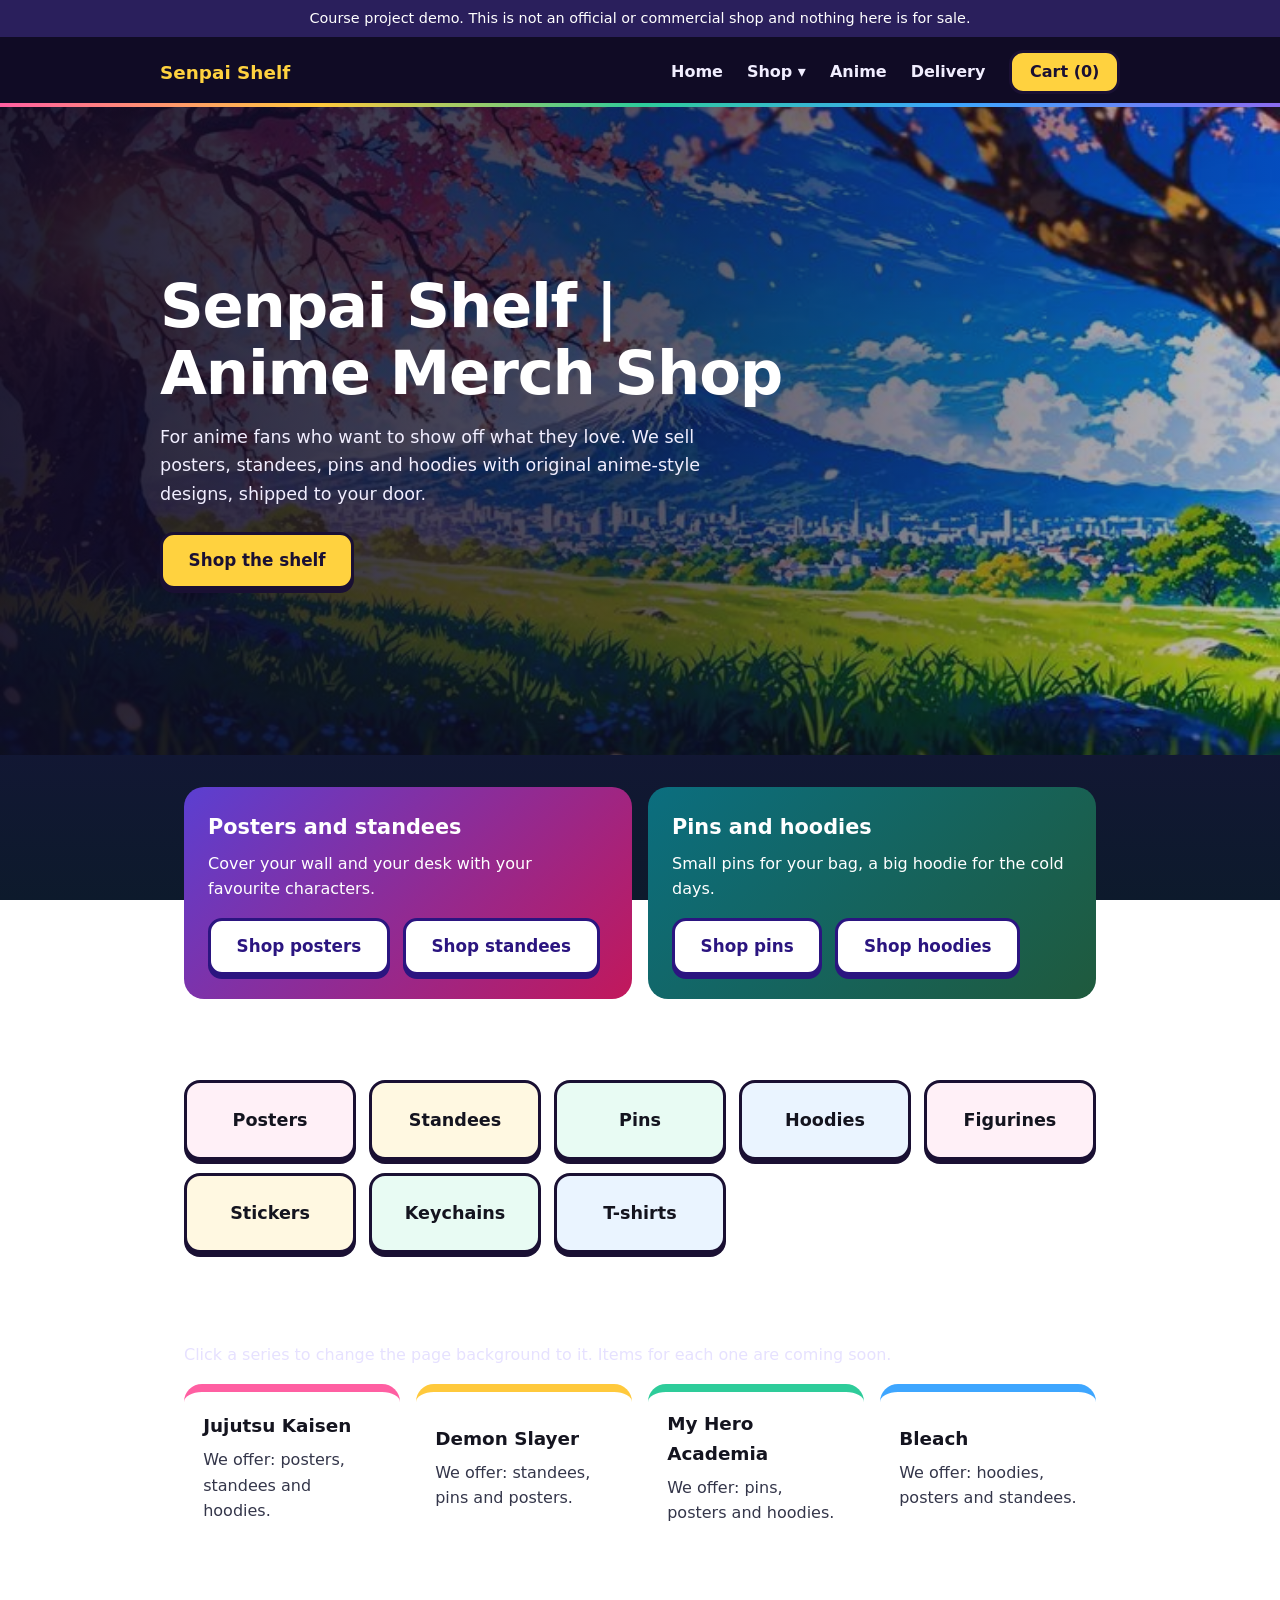
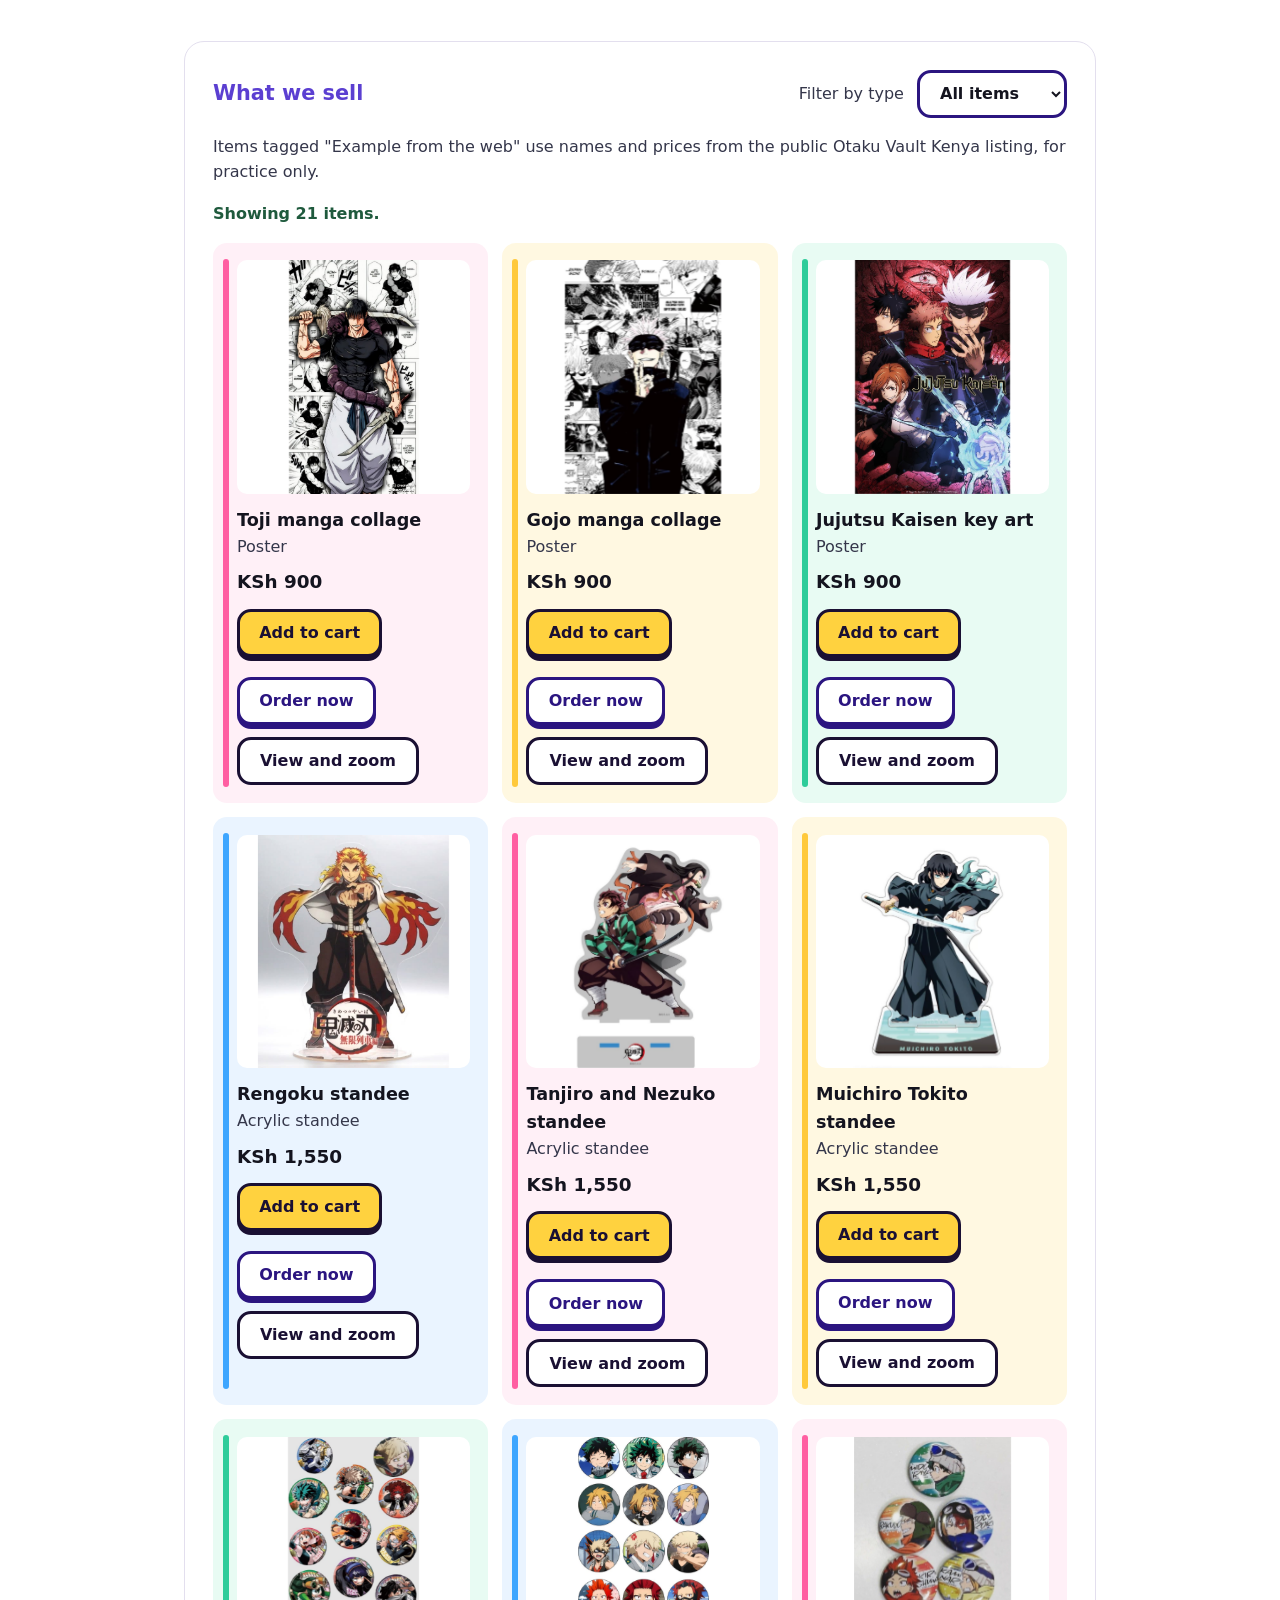
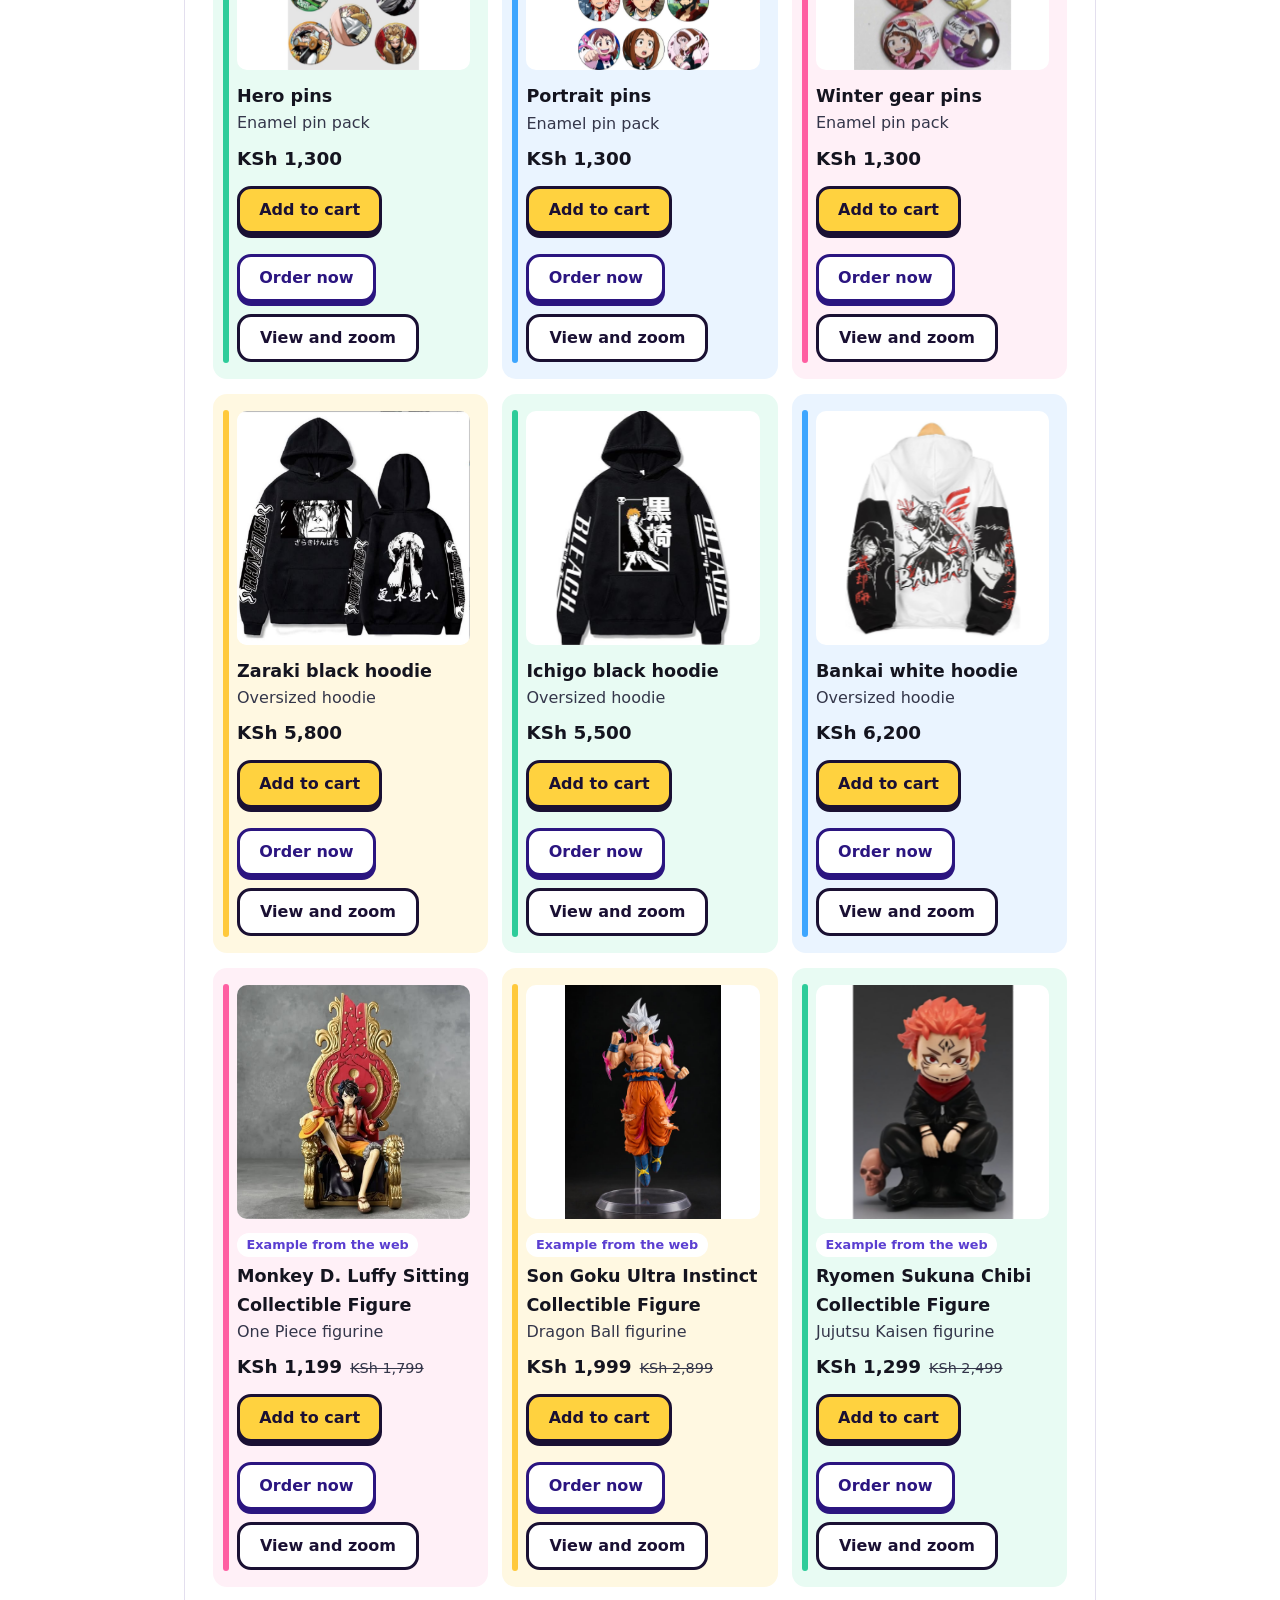
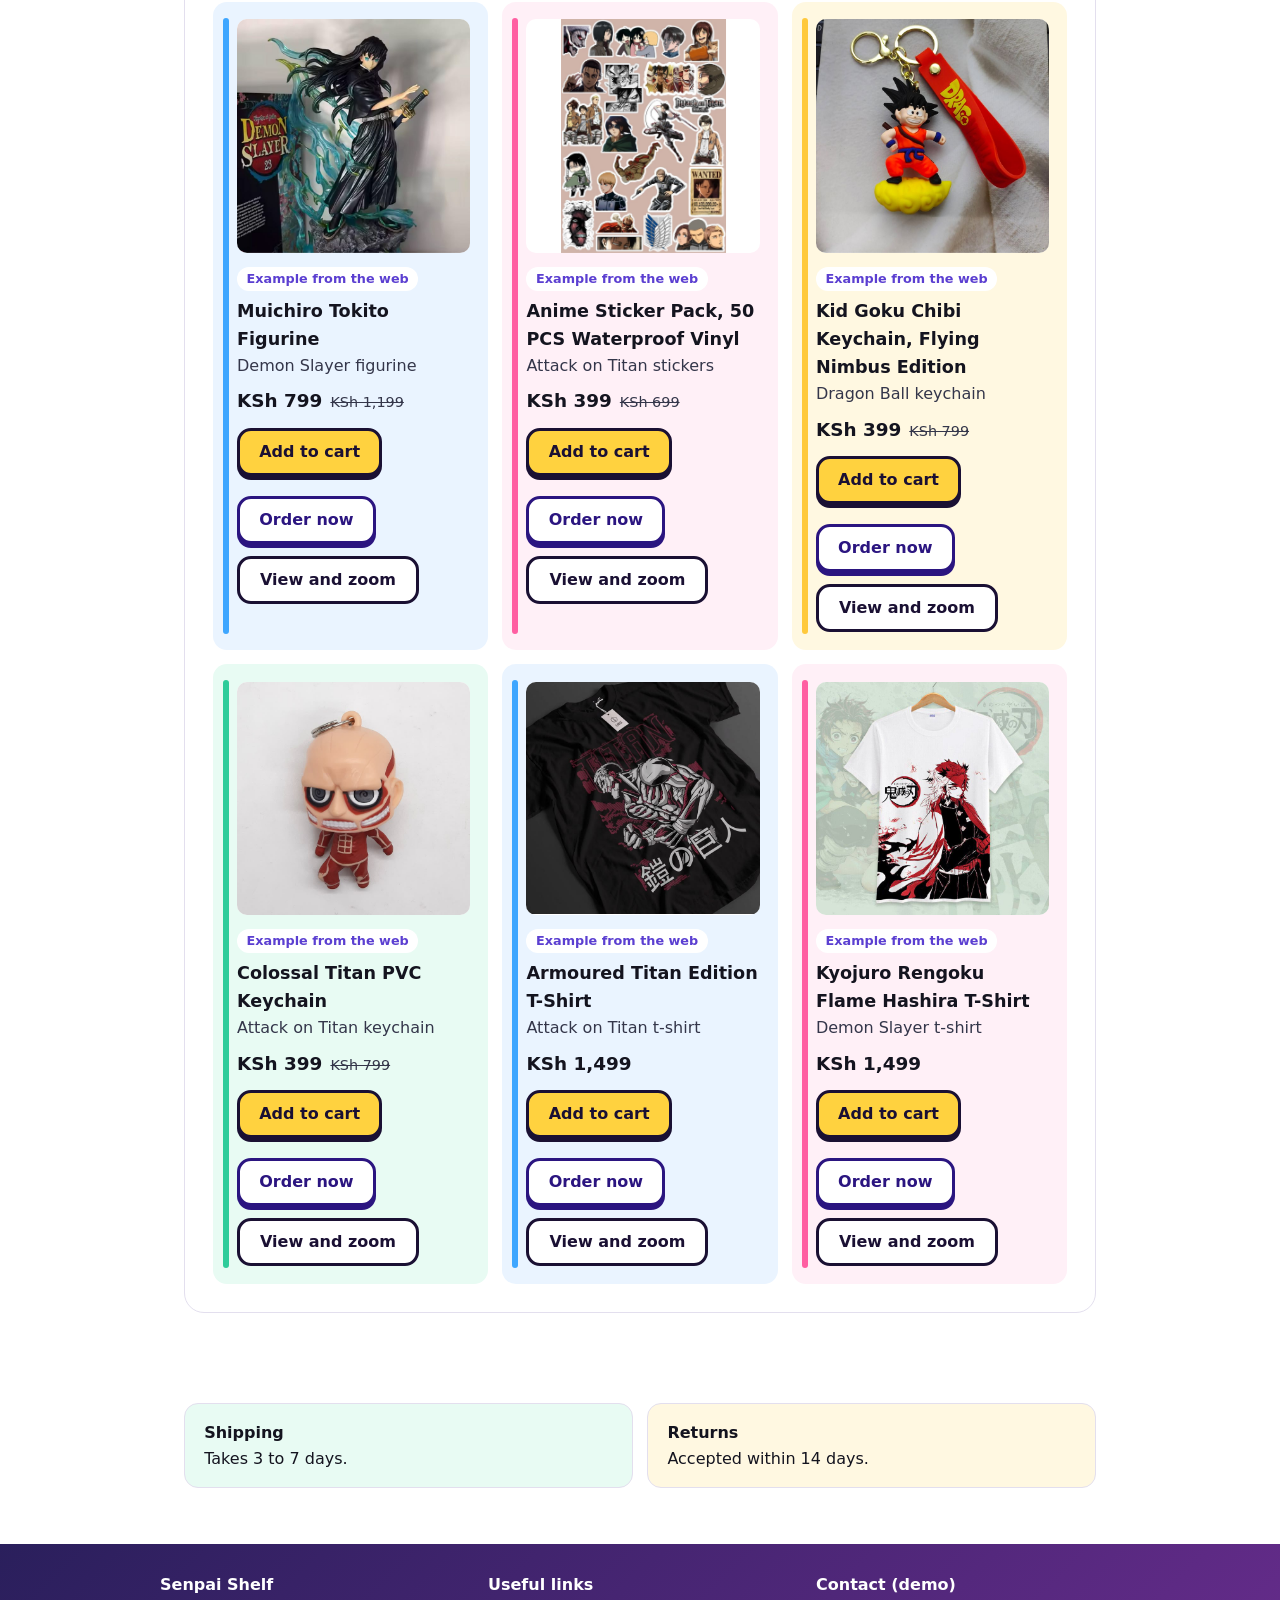
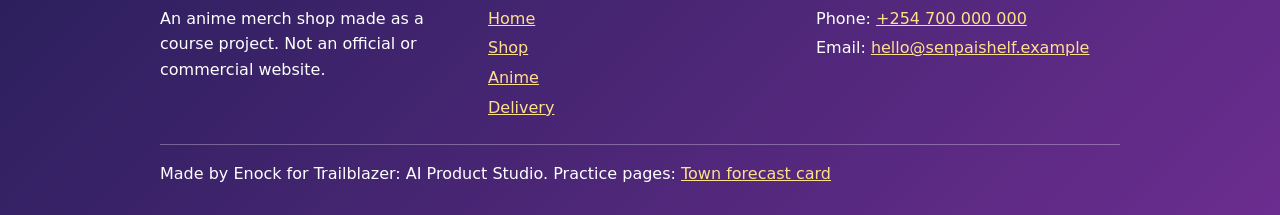
<file: index.html>
<!DOCTYPE html>
<html lang="en">
<head>
  <meta charset="UTF-8">
  <meta name="viewport" content="width=device-width, initial-scale=1">
  <title>Senpai Shelf | Anime Merch Shop</title>
  <link rel="icon" href="data:,">
  <link rel="stylesheet" href="style.css">
  <link rel="stylesheet" href="store.css">
</head>
<body class="shop">
  <a class="skip-link" href="#main">Skip to the main content</a>

  <!-- 1. INFO STRIP -->
  <div class="demo-strip">Course project demo. This is not an official or commercial shop and nothing here is for sale.</div>

  <!-- 2. HEADER with a Shop menu (opens with a click or the keyboard, so it works on phones) -->
  <header class="topbar">
    <a class="brand" href="#top">Senpai Shelf</a>
    <nav aria-label="Main">
      <a href="#top">Home</a>
      <details class="menu">
        <summary>Shop</summary>
        <div class="mega">
          <div>
            <h3>All goodies</h3>
            <a href="#main" data-filter="all">All items</a>
            <a href="#main" data-filter="posters">Posters</a>
            <a href="#main" data-filter="standees">Standees</a>
            <a href="#main" data-filter="pins">Pins</a>
            <a href="#main" data-filter="hoodies">Hoodies</a>
          </div>
          <div>
            <h3>More to browse</h3>
            <a href="#main" data-filter="figurines">Figurines</a>
            <a href="#main" data-filter="stickers">Stickers</a>
            <a href="#main" data-filter="keychains">Keychains</a>
            <a href="#main" data-filter="tshirts">T-shirts</a>
          </div>
          <div class="mega-note">
            <h3>By anime</h3>
            <a href="#anime">See every series</a>
          </div>
        </div>
      </details>
      <a href="#anime">Anime</a>
      <a href="#delivery">Delivery</a>
      <button type="button" id="cart-open" class="cart-btn">Cart (<span id="cart-count">0</span>)</button>
    </nav>
  </header>

  <!-- 3. HERO -->
  <section class="hero" id="top">
    <h1>Senpai Shelf | Anime Merch Shop</h1>
    <p class="note">For anime fans who want to show off what they love. We sell posters, standees, pins and hoodies with original anime-style designs, shipped to your door.</p>
    <a class="button" href="#main">Shop the shelf</a>
  </section>

  <!-- 4. TWO PROMO CARDS -->
  <section class="promos" aria-label="Featured">
    <article class="promo">
      <h2>Posters and standees</h2>
      <p>Cover your wall and your desk with your favourite characters.</p>
      <a class="button ghost" href="#main" data-filter="posters">Shop posters</a>
      <a class="button ghost" href="#main" data-filter="standees">Shop standees</a>
    </article>
    <article class="promo promo-2">
      <h2>Pins and hoodies</h2>
      <p>Small pins for your bag, a big hoodie for the cold days.</p>
      <a class="button ghost" href="#main" data-filter="pins">Shop pins</a>
      <a class="button ghost" href="#main" data-filter="hoodies">Shop hoodies</a>
    </article>
  </section>

  <!-- 5. BROWSE OUR CATEGORIES -->
  <section class="cats" aria-labelledby="cats-title">
    <h2 id="cats-title">Browse our categories</h2>
    <div class="cat-grid">
      <a class="cat-tile" href="#main" data-filter="posters">Posters</a>
      <a class="cat-tile" href="#main" data-filter="standees">Standees</a>
      <a class="cat-tile" href="#main" data-filter="pins">Pins</a>
      <a class="cat-tile" href="#main" data-filter="hoodies">Hoodies</a>
      <a class="cat-tile" href="#main" data-filter="figurines">Figurines</a>
      <a class="cat-tile" href="#main" data-filter="stickers">Stickers</a>
      <a class="cat-tile" href="#main" data-filter="keychains">Keychains</a>
      <a class="cat-tile" href="#main" data-filter="tshirts">T-shirts</a>
    </div>
  </section>

   <!-- 6. SHOP BY ANIME: click a series to change the page background -->
  <section class="anime" id="anime" aria-labelledby="anime-title">
    <h2 id="anime-title">Shop by anime</h2>
    <p class="note">Click a series to change the page background to it. Items for each one are coming soon.</p>
    <div class="anime-grid">
      <button type="button" class="anime-card" data-anime="jujutsu" aria-pressed="false"><h3>Jujutsu Kaisen</h3><p>We offer: posters, standees and hoodies.</p></button>
      <button type="button" class="anime-card" data-anime="demon-slayer" aria-pressed="false"><h3>Demon Slayer</h3><p>We offer: standees, pins and posters.</p></button>
      <button type="button" class="anime-card" data-anime="hero" aria-pressed="false"><h3>My Hero Academia</h3><p>We offer: pins, posters and hoodies.</p></button>
      <button type="button" class="anime-card" data-anime="bleach" aria-pressed="false"><h3>Bleach</h3><p>We offer: hoodies, posters and standees.</p></button>
    </div>
    <p id="anime-status" class="note" role="status"></p>
    <button type="button" id="anime-reset" class="button ghost" hidden>Clear the background</button>
  </section>

  <!-- 7. TOP SELLERS GRID -->
  <main id="main">
    <section class="card" aria-labelledby="items-title">
      <div class="shop-head">
        <h2 id="items-title">What we sell</h2>
        <div class="filter">
          <label for="category-filter">Filter by type</label>
          <select id="category-filter">
            <option value="all">All items</option>
            <option value="posters">Posters</option>
            <option value="standees">Standees</option>
            <option value="pins">Pins</option>
            <option value="hoodies">Hoodies</option>
            <option value="figurines">Figurines</option>
            <option value="stickers">Stickers</option>
            <option value="keychains">Keychains</option>
            <option value="tshirts">T-shirts</option>
          </select>
        </div>
      </div>
      <p class="note">Items tagged "Example from the web" use names and prices from the public Otaku Vault Kenya listing, for practice only.</p>
      <p id="items-status" class="status" role="status" aria-live="polite"></p>
      <ul id="items-list" class="list"></ul>
    </section>

    <section class="info" id="delivery" aria-labelledby="delivery-title">
      <h2 id="delivery-title">Delivery and returns</h2>
      <div class="info-grid">
        <p><strong>Shipping</strong> Takes 3 to 7 days.</p>
        <p><strong>Returns</strong> Accepted within 14 days.</p>
      </div>
    </section>
  </main>

  <!-- 8. FOOTER -->
  <footer>
    <div class="foot-grid">
      <div>
        <h3>Senpai Shelf</h3>
        <p>An anime merch shop made as a course project. Not an official or commercial website.</p>
      </div>
      <div>
        <h3>Useful links</h3>
        <ul>
          <li><a href="#top">Home</a></li>
          <li><a href="#main">Shop</a></li>
          <li><a href="#anime">Anime</a></li>
          <li><a href="#delivery">Delivery</a></li>
        </ul>
      </div>
      <div>
        <h3>Contact (demo)</h3>
        <ul>
          <li>Phone: <a href="tel:+254700000000">+254 700 000 000</a></li>
          <li>Email: <a href="mailto:hello@senpaishelf.example">hello@senpaishelf.example</a></li>
        </ul>
      </div>
    </div>
    <p class="foot-note">Made by Enock for Trailblazer: AI Product Studio. Practice pages: <a href="practice/index.html">Town forecast card</a></p>
  </footer>

  <!-- ITEM POP-UP -->
  <dialog id="gallery" aria-labelledby="gallery-title">
    <div class="gallery-head">
      <h2 id="gallery-title">Poster set</h2>
      <button type="button" id="gallery-close">Close</button>
    </div>
    <div id="gallery-grid" class="gallery-grid"></div>
  </dialog>

  <!-- CART -->
  <dialog id="cart" aria-labelledby="cart-title">
    <div class="gallery-head">
      <h2 id="cart-title">Your cart</h2>
      <button type="button" id="cart-close">Close</button>
    </div>
    <ul id="cart-list" class="cart-list"></ul>
    <p id="cart-total" class="cart-total"></p>
    <a class="button" id="cart-checkout" href="checkout.html">Go to checkout</a>
  </dialog>
  <!-- ITEM VIEWER: one item alone, with zoom and a 3D tilt that follows the mouse -->
  <dialog id="viewer" aria-labelledby="viewer-title">
    <div class="gallery-head">
      <h2 id="viewer-title">Item</h2>
      <button type="button" id="viewer-close">Close</button>
    </div>
    <div id="viewer-stage" class="viewer-stage">
      <div id="viewer-frame" class="viewer-frame"><img id="viewer-img" alt=""></div>
    </div>
    <p class="note viewer-hint">Move your mouse over the picture to tilt it. Scroll or use the buttons to zoom.</p>
    <div class="viewer-controls">
      <button type="button" id="zoom-out" class="button ghost">&minus; Zoom out</button>
      <span id="zoom-level" class="zoom-level">100%</span>
      <button type="button" id="zoom-in" class="button ghost">+ Zoom in</button>
      <button type="button" id="zoom-reset" class="button ghost">Reset</button>
    </div>
    <p id="viewer-price" class="viewer-price"></p>
    <div id="viewer-actions" class="viewer-actions"></div>
  </dialog>
  <button type="button" id="to-top" class="to-top" aria-label="Back to top" hidden>&#8593;</button>

  <script type="module" src="app.js"></script>
</body>
</html>
</file>
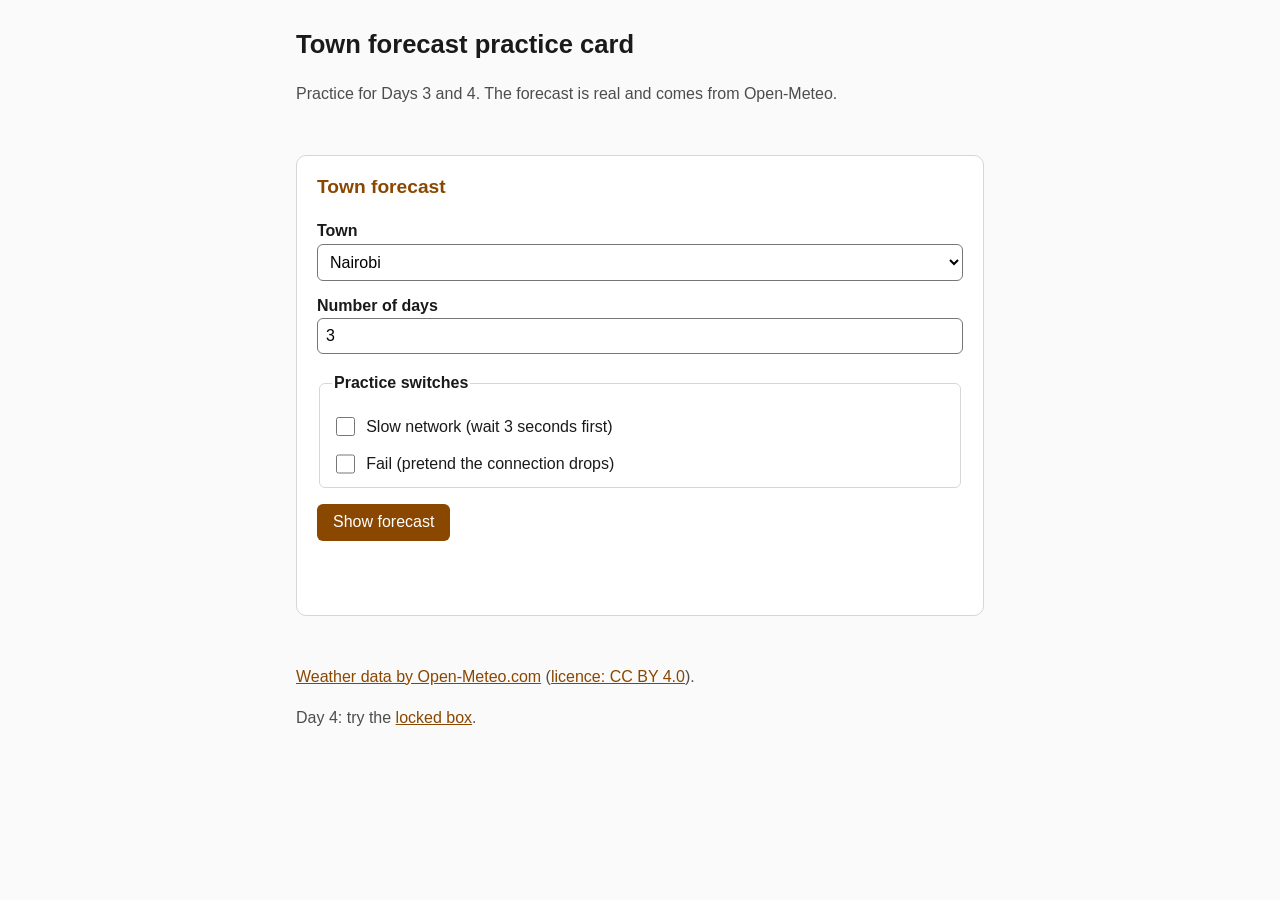
<file: practice/index.html>
<!DOCTYPE html>
<html lang="en">
<head>
  <meta charset="UTF-8">
  <meta name="viewport" content="width=device-width, initial-scale=1">
  <title>Town forecast practice card</title>
  <link rel="icon" href="data:,">
  <link rel="stylesheet" href="practice.css">
</head>
<body>
  <header>
    <h1>Town forecast practice card</h1>
    <p class="note">Practice for Days 3 and 4. The forecast is real and comes from Open-Meteo.</p>
  </header>

  <main>
    <section class="card" aria-labelledby="forecast-title">
      <h2 id="forecast-title">Town forecast</h2>
      <form id="forecast-form">
        <label for="town">Town</label>
        <select id="town"></select>

        <label for="days">Number of days</label>
        <input id="days" type="text" inputmode="numeric" autocomplete="off" value="3">

        <fieldset>
          <legend>Practice switches</legend>
          <label class="switch" for="slow-switch">
            <input id="slow-switch" type="checkbox">
            Slow network (wait 3 seconds first)
          </label>
          <label class="switch" for="fail-switch">
            <input id="fail-switch" type="checkbox">
            Fail (pretend the connection drops)
          </label>
        </fieldset>

        <button type="submit">Show forecast</button>
      </form>

      <p id="forecast-status" class="status" role="status" aria-live="polite"></p>
      <ul id="forecast-list" class="list"></ul>
    </section>
  </main>

  <footer>
    <p><a href="https://open-meteo.com/">Weather data by Open-Meteo.com</a> (<a href="https://open-meteo.com/en/licence">licence: CC BY 4.0</a>).</p>
    <p>Day 4: try the <a href="lock.html">locked box</a>.</p>
  </footer>

  <script type="module" src="app.js"></script>
</body>
</html>
</file>
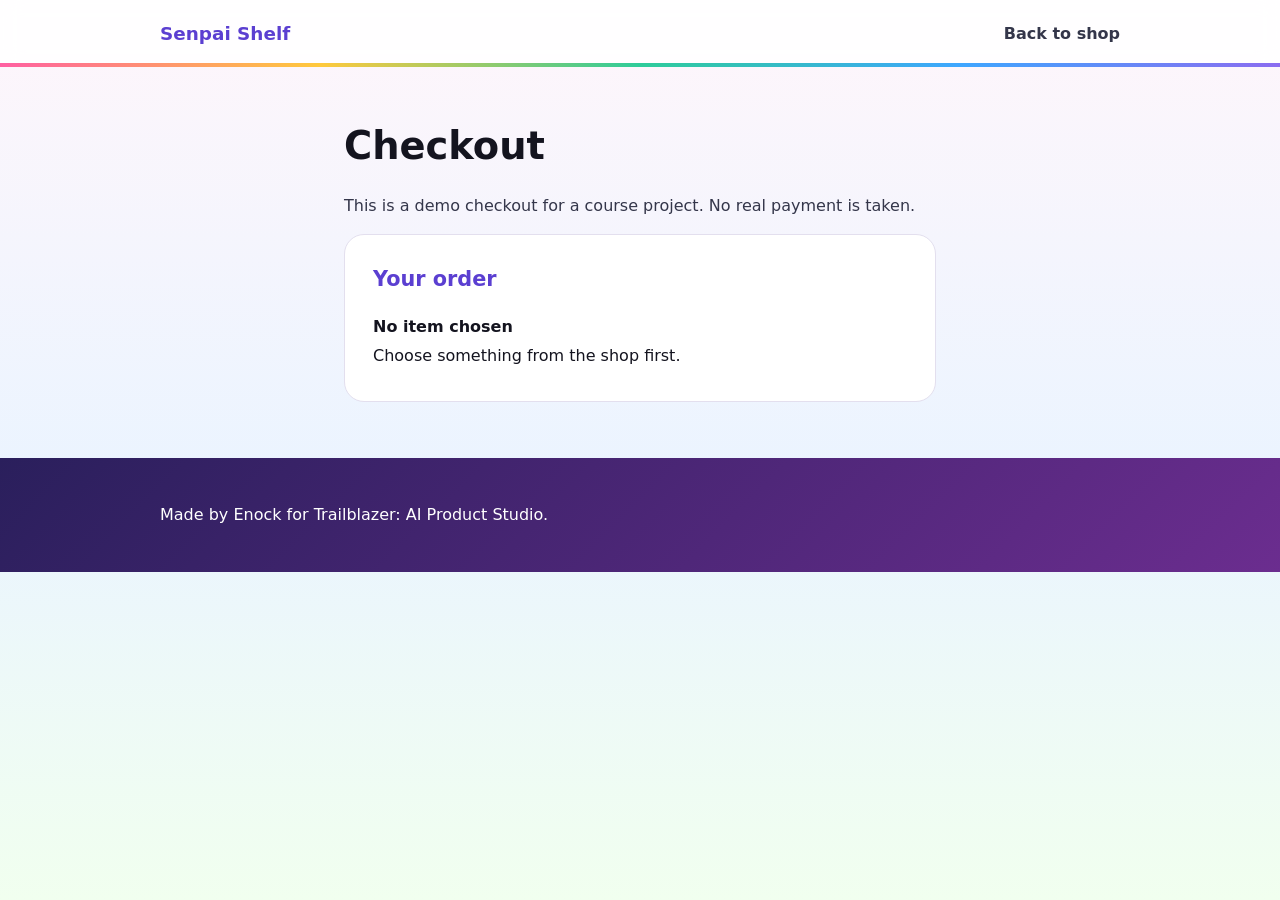
<file: checkout.html>
<!DOCTYPE html>
<html lang="en">
<head>
  <meta charset="UTF-8">
  <meta name="viewport" content="width=device-width, initial-scale=1">

  <!-- Text on the browser tab -->
  <title>Checkout | Senpai Shelf</title>
  <link rel="icon" href="data:,">

  <!-- Uses the same design file as the shop, so both pages match -->
  <link rel="stylesheet" href="style.css">
</head>

<!-- The same shop design as the main page -->
<body class="shop">
  <a class="skip-link" href="#main">Skip to the main content</a>

  <!-- TOP BAR: this time both links lead back to the shop page -->
  <header class="topbar">
    <a class="brand" href="index.html">Senpai Shelf</a>
    <nav aria-label="Main">
      <a href="index.html">Back to shop</a>
    </nav>
  </header>

  <main id="main" class="checkout">
    <h1>Checkout</h1>

    <!-- A reminder that nothing real is bought on this page -->
    <p class="note">This is a demo checkout for a course project. No real payment is taken.</p>

    <!-- YOUR ORDER: checkout.js fills in the item name and price it receives from the shop page -->
    <section class="card summary" aria-labelledby="summary-title">
      <h2 id="summary-title">Your order</h2>
      <p><strong id="order-item">No item chosen</strong></p>
      <p id="order-price"></p>
    </section>

    <!-- THE FORM: where the customer chooses how and when to pay -->
    <form id="checkout-form" class="card" novalidate>

      <!-- Question 1: when to pay. Radio buttons let you pick only one option.
           The same name="timing" groups them, and "checked" means chosen at the start -->
      <fieldset>
        <legend>When will you pay?</legend>
        <label><input type="radio" name="timing" value="before" checked> Pay now, before delivery</label>
        <label><input type="radio" name="timing" value="delivery"> Pay on delivery</label>
      </fieldset>

      <!-- Question 2: how to pay. checkout.js switches Cash off when the customer picks "pay now" -->
      <fieldset>
        <legend>How will you pay?</legend>
        <label><input type="radio" name="method" value="mobile" checked> Mobile money (M-Pesa)</label>
        <label><input type="radio" name="method" value="card"> Card</label>
        <label id="cash-option"><input type="radio" name="method" value="cash"> Cash <span class="hint">(pay on delivery only)</span></label>
      </fieldset>

      <!-- A short note that changes depending on what the customer picks above -->
      <p id="method-note" class="hint" role="status" aria-live="polite"></p>

      <!-- Three boxes for the customer to type in.
           The label's "for" matches the box's "id", so clicking the label selects the box -->
      <div class="field">
        <label for="name">Full name</label>
        <input id="name" autocomplete="name" required>
      </div>
      <div class="field">
        <label for="phone">Phone number</label>
        <!-- type="tel" shows the number keypad on phones -->
        <input id="phone" type="tel" autocomplete="tel" placeholder="0712 345 678" required>
      </div>
      <div class="field">
        <label for="address">Delivery address</label>
        <input id="address" autocomplete="street-address" placeholder="Estate, street, town" required>
      </div>

      <!-- Empty line where checkout.js shows a problem, for example "Please fill in your name" -->
      <p id="form-error" class="status" data-kind="error" role="alert"></p>

      <!-- Sends the form. checkout.js checks the boxes first, then shows the thank-you message -->
      <button type="submit" class="button">Place order</button>
    </form>

    <!-- THANK-YOU MESSAGE: "hidden" keeps it out of sight until the order is placed -->
    <section id="confirmation" class="card" aria-labelledby="confirm-title" hidden>
      <h2 id="confirm-title" tabindex="-1">Order placed</h2>

      <!-- checkout.js writes the summary of the order here -->
      <p id="confirm-text"></p>

      <a class="button" href="index.html">Back to the shop</a>
    </section>
  </main>

  <footer>
    <p>Made by Enock for Trailblazer: AI Product Studio.</p>
  </footer>

  <!-- Connects the actions file for this page -->
  <script type="module" src="checkout.js"></script>
</body>
</html>
</file>
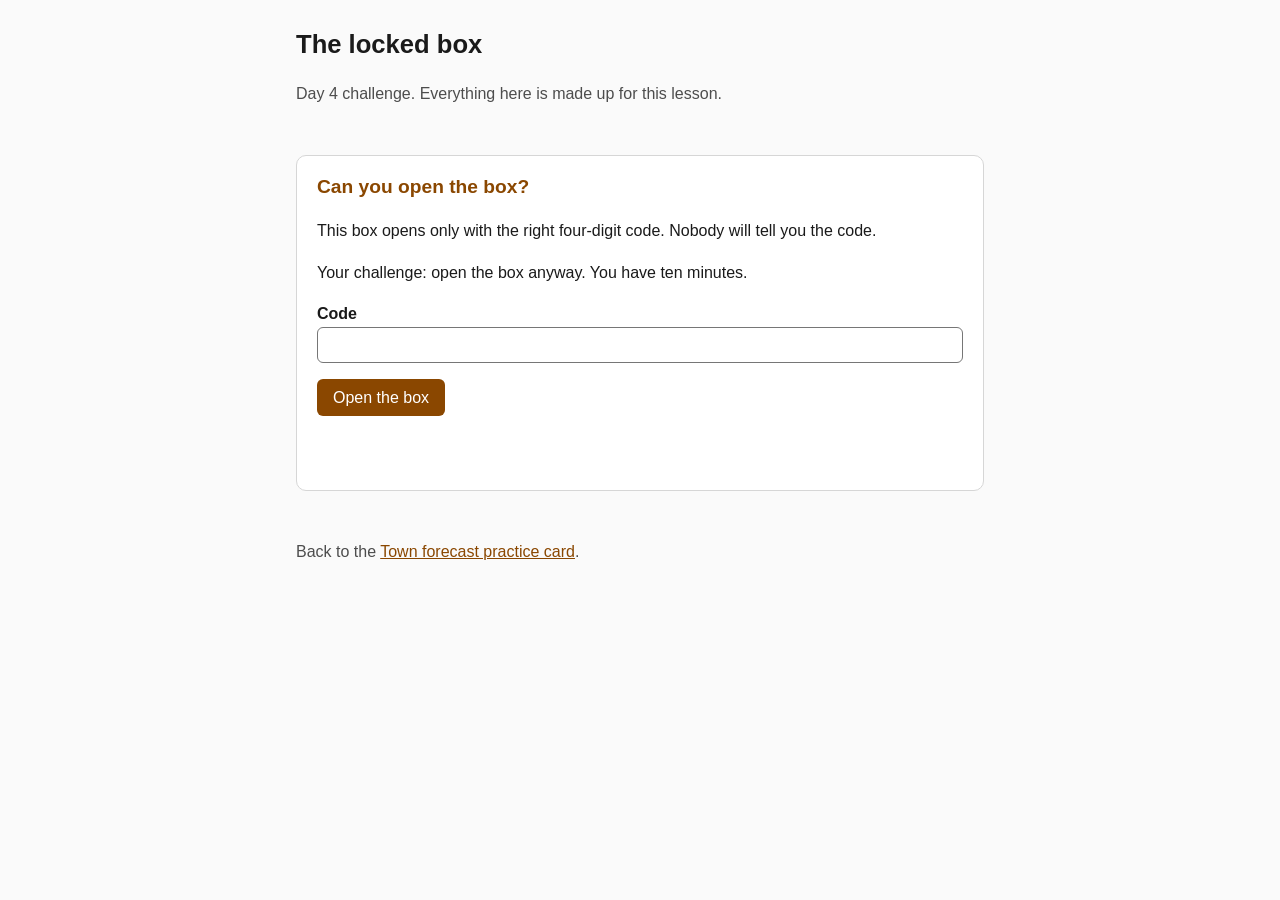
<file: practice/lock.html>
<!DOCTYPE html>
<html lang="en">
<head>
  <meta charset="UTF-8">
  <meta name="viewport" content="width=device-width, initial-scale=1">
  <title>The locked box</title>
  <link rel="icon" href="data:,">
  <link rel="stylesheet" href="practice.css">
</head>
<body>
  <header>
    <h1>The locked box</h1>
    <p class="note">Day 4 challenge. Everything here is made up for this lesson.</p>
  </header>

  <main>
    <section class="card" aria-labelledby="box-title">
      <h2 id="box-title">Can you open the box?</h2>
      <p>This box opens only with the right four-digit code. Nobody will tell you the code.</p>
      <p>Your challenge: open the box anyway. You have ten minutes.</p>

      <form id="lock-form">
        <label for="code">Code</label>
        <input id="code" type="text" inputmode="numeric" autocomplete="off" maxlength="4">
        <button type="submit">Open the box</button>
      </form>

      <p id="lock-status" class="status" role="status" aria-live="polite"></p>
      <p id="secret" class="secret" hidden></p>
    </section>
  </main>

  <footer>
    <p>Back to the <a href="index.html">Town forecast practice card</a>.</p>
  </footer>

  <script>
    // The lock. This check runs in the browser.
    const SECRET_CODE = '7319'
    const SECRET_MESSAGE = 'The secret: Twiga the giraffe hid the last mandazi on the top shelf.'

    const lockForm = document.querySelector('#lock-form')
    const codeInput = document.querySelector('#code')
    const lockStatus = document.querySelector('#lock-status')
    const secret = document.querySelector('#secret')

    lockForm.addEventListener('submit', (event) => {
      event.preventDefault()
      if (codeInput.value.trim() === SECRET_CODE) {
        lockStatus.dataset.kind = 'ok'
        lockStatus.textContent = 'Unlocked! The box is open.'
        secret.textContent = SECRET_MESSAGE
        secret.hidden = false
      } else {
        lockStatus.dataset.kind = 'error'
        lockStatus.textContent = 'Wrong code. The box stays locked.'
        secret.hidden = true
      }
    })
  </script>
</body>
</html>
</file>
<file: style.css>
/* Your product's styles. Every text colour passes the 4.5:1 contrast check. */

:root {
  --text: #14141f;
  --muted: #34364a;
  --accent: #5b3fd1;
  --pink: #c2185b;
  --sun: #ffc93c;
  --border: #e0d8ff;
  --ok: #1f5a3d;
  --error: #a4161a;
  --focus: #1a5fb4;
  --page: #eceaf2;
}

* { box-sizing: border-box; }

img { max-width: 100%; height: auto; }
html { -webkit-text-size-adjust: 100%; }

body {
  min-height: 100vh;
  margin: 0;
  font-family: Arial, Helvetica, sans-serif;
  color: var(--text);
  line-height: 1.6;
  background: linear-gradient(180deg, #fff6fb 0%, #eaf4ff 55%, #f1ffef 100%);
}

header, main, footer { max-width: 960px; margin: 0 auto; padding: 1rem; }
h1 { margin: 0.5rem 0; font-size: 1.8rem; }
h2 { margin-top: 0; font-size: 1.3rem; color: var(--accent); }
.note, footer { color: var(--muted); }
a { color: var(--accent); }

.card {
  background: #fff;
  border: 1px solid var(--border);
  border-radius: 10px;
  padding: 1rem 1.25rem;
}

.skip-link { position: absolute; left: -999px; }
.skip-link:focus { left: 1rem; top: 1rem; padding: 0.5rem; background: #fff; z-index: 60; }

a:focus-visible, button:focus-visible, input:focus-visible, select:focus-visible {
  outline: 3px solid var(--focus);
  outline-offset: 2px;
}

.status { min-height: 1.6em; font-weight: bold; }
.status[data-kind='loading'], .status[data-kind='empty'] { color: var(--muted); }
.status[data-kind='ok'] { color: var(--ok); }
.status[data-kind='error'] { color: var(--error); }

.list { padding-left: 1.2rem; }

.card + .card { margin-top: 1rem; }
#question { width: 100%; max-width: 32rem; }

/* ================= SHOP PAGE (only applies to <body class="shop">) ================= */

@media (prefers-reduced-motion: no-preference) {
  html { scroll-behavior: smooth; }
}
html { scroll-padding-top: 4.5rem; }

.shop {
  font-family: ui-rounded, "Hiragino Maru Gothic ProN", "Segoe UI", system-ui, sans-serif;
  --gutter: max(1.5rem, calc((100vw - 960px) / 2));
}

/* Top bar */
.shop .topbar {
  position: sticky;
  top: 0;
  z-index: 10;
  display: flex;
  align-items: center;
  justify-content: space-between;
  max-width: none;
  margin: 0;
  padding: 0.8rem var(--gutter);
  background:
    linear-gradient(90deg, #ff5fa2, #ffc93c, #2ecc9a, #3ea6ff, #8b6cf0) bottom / 100% 4px no-repeat,
    rgba(255, 255, 255, 0.9);
  -webkit-backdrop-filter: blur(10px);
  backdrop-filter: blur(10px);
  border-bottom: 0;
}
.shop .brand { color: var(--accent); font-weight: 800; font-size: 1.15rem; text-decoration: none; }
.shop .topbar nav { display: flex; align-items: center; gap: 1.5rem; }
.shop .topbar nav a { padding: 0.5rem 0; color: var(--muted); text-decoration: none; font-weight: 600; }
.shop .topbar nav a:hover { color: var(--accent); }

/* Hero banner */
.shop .hero {
  display: flex;
  flex-direction: column;
  align-items: flex-start;
  justify-content: center;
  min-height: 72vh;
  padding: 4rem var(--gutter);
  background:
    linear-gradient(90deg, rgba(255, 246, 251, 0.94) 0%, rgba(255, 246, 251, 0.75) 45%, rgba(255, 246, 251, 0) 100%),
    url('images/background.jpeg') center / cover no-repeat;
}
.shop .hero h1 {
  margin: 0;
  max-width: 16ch;
  font-size: clamp(2.2rem, 6vw, 3.8rem);
  font-weight: 800;
  line-height: 1.1;
  letter-spacing: -0.02em;
}
.shop .hero .note { max-width: 34rem; margin: 1rem 0 0; font-size: 1.1rem; color: var(--text); }

/* Buttons */
.shop .button {
  display: inline-flex;
  align-items: center;
  justify-content: center;
  min-height: 2.75rem;
  margin-top: 1.5rem;
  padding: 0.7rem 1.5rem;
  background: linear-gradient(90deg, var(--accent), var(--pink));
  box-shadow: 0 4px 0 rgba(60, 30, 120, 0.25);
  color: #fff;
  font-weight: 700;
  text-decoration: none;
  border-radius: 999px;
}
.shop .button:hover { filter: brightness(1.1); }
.shop button.button { border: 0; font: inherit; font-weight: 700; cursor: pointer; }
.shop .button.ghost { background: #fff; color: var(--accent); border: 2px solid var(--accent); box-shadow: none; }
.shop .button[hidden], .to-top[hidden], .hover-preview[hidden] { display: none; }

/* Shop section */
.shop main { padding: 2.5rem 1.5rem 1rem; }
.shop .card { padding: 1.75rem; border-radius: 20px; border-color: #e3dfee; }
.shop h2 { font-weight: 800; }
.shop .shop-head { display: flex; flex-wrap: wrap; align-items: center; justify-content: space-between; gap: 0.75rem; }
.shop .shop-head h2 { margin: 0; }
.shop .filter label { margin-right: 0.5rem; color: var(--muted); }
.shop select {
  min-height: 2.75rem;
  padding: 0.45rem 1rem;
  font: inherit;
  color: var(--text);
  background: #fff;
  border: 1px solid #cfc9e0;
  border-radius: 999px;
}

/* Colourful item tiles */
.shop .list {
  list-style: none;
  display: grid;
  grid-template-columns: repeat(auto-fit, minmax(min(15rem, 100%), 1fr));
  gap: 0.9rem;
  margin: 1rem 0 0;
  padding: 0;
}
.shop .list li {
  position: relative;
  padding: 1.1rem 1.1rem 1.1rem 1.5rem;
  background: #fff0f7;
  border-radius: 14px;
  overflow-wrap: anywhere;
}
.shop .list li:nth-child(4n+2) { background: #fff8e1; }
.shop .list li:nth-child(4n+3) { background: #e8fbf3; }
.shop .list li:nth-child(4n+4) { background: #eaf4ff; }
.shop .list li::before {
  content: "";
  position: absolute;
  left: 0.6rem;
  top: 1rem;
  bottom: 1rem;
  width: 6px;
  border-radius: 4px;
  background: #ff5fa2;
}
.shop .list li:nth-child(4n+2)::before { background: #ffc93c; }
.shop .list li:nth-child(4n+3)::before { background: #2ecc9a; }
.shop .list li:nth-child(4n+4)::before { background: #3ea6ff; }
@media (prefers-reduced-motion: no-preference) {
  .shop .list li { transition: transform 0.15s; }
  .shop .list li:hover { transform: translateY(-3px); }
}
.shop .list strong { display: block; font-size: 1.1rem; }
.shop .list span { color: var(--muted); }

/* Shop by anime */
.shop .anime { max-width: 960px; margin: 0 auto; padding: 2.5rem 1.5rem 0; }
.shop .anime h2 { margin-bottom: 0.25rem; }
.shop .anime-grid { display: grid; grid-template-columns: repeat(auto-fit, minmax(min(13rem, 100%), 1fr)); gap: 1rem; margin-top: 1rem; }
.shop .anime-card { padding: 1.1rem 1.2rem; background: #fff; border-top: 8px solid #ff5fa2; border-radius: 18px; }
.shop .anime-card:nth-child(2) { border-color: #ffc93c; }
.shop .anime-card:nth-child(3) { border-color: #2ecc9a; }
.shop .anime-card:nth-child(4) { border-color: #3ea6ff; }
.shop .anime-card h3 { margin: 0 0 0.4rem; font-size: 1.15rem; }
.shop .anime-card p { margin: 0; color: var(--muted); }

/* Delivery and returns */
.shop .info { margin-top: 2.5rem; }
.shop .info-grid { display: grid; grid-template-columns: repeat(auto-fit, minmax(min(14rem, 100%), 1fr)); gap: 0.9rem; }
.shop .info-grid p {
  margin: 0;
  padding: 1rem 1.2rem;
  background: #fff;
  border: 1px solid #e3dfee;
  border-radius: 14px;
}
.shop .info-grid p:nth-child(1) { background: #e8fbf3; }
.shop .info-grid p:nth-child(2) { background: #fff8e1; }
.shop .info-grid strong { display: block; }

/* Footer band */
.shop footer {
  max-width: none;
  margin: 2.5rem 0 0;
  padding: 1.75rem var(--gutter);
  background: linear-gradient(135deg, #2a1f5c, #6b2d8f);
  color: #fff;
}
.shop footer a { color: #ffe08a; }

/* ================= POP-UPS ================= */

.shop .view-btn {
  display: block;
  min-height: 2.75rem;
  margin-top: 0.75rem;
  padding: 0.45rem 1rem;
  font: inherit;
  font-weight: 700;
  color: var(--accent);
  background: #fff;
  border: 1px solid #cfc9e0;
  border-radius: 999px;
  cursor: pointer;
}
.shop .view-btn:hover { background: #efeaf8; }

.shop dialog {
  width: min(56rem, calc(100vw - 2rem));
  max-height: calc(100vh - 2rem);
  max-height: calc(100dvh - 2rem);
  padding: 1.5rem;
  border: 0;
  border-radius: 20px;
  background:
    linear-gradient(rgba(255, 255, 255, 0.35), rgba(255, 255, 255, 0.35)),
    var(--gallery-bg, none) center / cover no-repeat,
    #fff;
  color: var(--text);
  overflow: auto;
}
.shop dialog::backdrop { background: rgba(47, 44, 69, 0.55); }

.gallery-head { display: flex; align-items: center; justify-content: space-between; gap: 1rem; margin-bottom: 1rem; }
.gallery-head h2 { margin: 0; }
#gallery-close, #cart-close, .cart-list button {
  min-height: 2.75rem;
  padding: 0.4rem 1rem;
  font: inherit;
  font-weight: 700;
  color: var(--text);
  background: #fff0f7;
  border: 1px solid #cfc9e0;
  border-radius: 999px;
  cursor: pointer;
}

.gallery-grid { display: grid; grid-template-columns: repeat(auto-fit, minmax(min(13rem, 100%), 1fr)); gap: 1rem; }
.gallery-grid figure { margin: 0; }
.gallery-grid img { display: block; width: 100%; aspect-ratio: 2 / 3; object-fit: contain; border-radius: 12px; background: #f6f3fa; }
.gallery-grid figcaption { display: flex; flex-direction: column; align-items: flex-start; gap: 0.15rem; padding-top: 0.6rem; overflow-wrap: anywhere; }
.gallery-grid figcaption span { color: var(--muted); }
.gallery-grid .button { margin-top: 0.5rem; padding: 0.5rem 1.1rem; font-size: 0.95rem; }
.gallery-grid .actions { display: flex; flex-wrap: wrap; gap: 0.5rem; }

/* Frosted panels keep the text readable on the more visible picture */
.gallery-head,
.gallery-grid figure {
  background: rgba(255, 255, 255, 0.72);
  -webkit-backdrop-filter: blur(8px);
  backdrop-filter: blur(8px);
  border-radius: 14px;
}
.gallery-head { padding: 0.5rem 0.5rem 0.5rem 1rem; }
.gallery-grid figure { padding: 0.6rem; }

/* Cart */
.shop .cart-btn {
  min-height: 2.5rem;
  padding: 0.3rem 1rem;
  font: inherit;
  font-weight: 700;
  color: #fff;
  background: var(--accent);
  border: 0;
  border-radius: 999px;
  cursor: pointer;
}
#cart { width: min(30rem, calc(100vw - 2rem)); }
.cart-list { list-style: none; margin: 0 0 1rem; padding: 0; }
.cart-list li {
  display: flex;
  align-items: center;
  justify-content: space-between;
  gap: 1rem;
  margin-bottom: 0.5rem;
  padding: 0.6rem 0.9rem;
  background: #fff;
  border-radius: 12px;
}
.cart-total { font-weight: 800; }

/* Floating preview of the set (needs a mouse, so it is hidden on touch screens) */
.hover-preview {
  position: fixed;
  z-index: 50;
  display: flex;
  gap: 0.4rem;
  padding: 0.5rem;
  background: #fff;
  border: 3px solid var(--sun);
  border-radius: 16px;
  box-shadow: 0 12px 30px rgba(60, 30, 120, 0.3);
  pointer-events: none;
}
.hover-preview img { width: 6.5rem; aspect-ratio: 2 / 3; object-fit: contain; background: #f3efff; border-radius: 8px; }
@media (hover: none) { .hover-preview { display: none !important; } }

/* Back to top */
.to-top {
  position: fixed;
  right: 1rem;
  bottom: 1rem;
  z-index: 40;
  display: flex;
  align-items: center;
  justify-content: center;
  width: 3rem;
  height: 3rem;
  font-size: 1.4rem;
  font-weight: 800;
  color: #fff;
  background: linear-gradient(135deg, var(--accent), var(--pink));
  border: 0;
  border-radius: 50%;
  box-shadow: 0 6px 16px rgba(60, 30, 120, 0.35);
  cursor: pointer;
}

/* ================= CHECKOUT PAGE ================= */

.checkout { max-width: 40rem; }
.checkout h1 { margin-bottom: 0.25rem; font-size: clamp(1.8rem, 5vw, 2.4rem); font-weight: 800; }
.checkout .card { margin-top: 1rem; }
.checkout .summary p { margin: 0.25rem 0; }

.checkout fieldset { margin: 0 0 1.25rem; padding: 0; border: 0; }
.checkout legend { margin-bottom: 0.5rem; font-weight: 800; }
.checkout fieldset label {
  display: flex;
  align-items: center;
  gap: 0.6rem;
  min-height: 2.75rem;
  margin-bottom: 0.5rem;
  padding: 0.5rem 0.9rem;
  background: #f6f3fa;
  border: 1px solid #e3dfee;
  border-radius: 12px;
  cursor: pointer;
}
.checkout fieldset label.is-disabled { opacity: 0.55; cursor: not-allowed; }
.checkout input[type='radio'] { width: 1.15rem; height: 1.15rem; accent-color: var(--accent); }

.checkout .field { margin-bottom: 1rem; }
.checkout .field label { display: block; margin-bottom: 0.3rem; font-weight: 700; }
.checkout .field input {
  width: 100%;
  min-height: 2.75rem;
  padding: 0.55rem 0.9rem;
  font: inherit;
  color: var(--text);
  background: #fff;
  border: 1px solid #cfc9e0;
  border-radius: 12px;
}

.checkout .hint { color: var(--muted); font-size: 0.95rem; }
.checkout button.button { border: 0; font: inherit; font-weight: 700; cursor: pointer; }
.checkout [hidden] { display: none; }

/* ================= RESPONSIVE ================= */

/* Wide screens keep the pink-tinted banner wash */
@media (max-width: 700px) {
  .shop .hero {
    min-height: 60vh;
    padding: 3rem var(--gutter);
    background:
      linear-gradient(rgba(255, 246, 251, 0.85), rgba(255, 246, 251, 0.85)),
      url('images/background.jpeg') center / cover no-repeat;
  }
  .shop main { padding: 1.75rem 1rem 0.5rem; }
  .shop .anime { padding: 1.75rem 1rem 0; }
  .shop .card { padding: 1.25rem; }
  .shop .shop-head { flex-direction: column; align-items: flex-start; }
  .shop dialog { padding: 1rem; border-radius: 16px; }
}

@media (max-width: 400px) {
  .shop .topbar nav { gap: 0.8rem; }
  .shop .brand { font-size: 1rem; }
  .shop .list { gap: 0.7rem; }
}

@media (min-width: 1400px) {
  .shop .hero h1 { font-size: 4.5rem; }
  .shop .hero .note { font-size: 1.25rem; max-width: 40rem; }
}
</file>
<file: store.css>
/* store.css: layout extras for the new homepage. It loads after style.css. */

/* 1. Info strip */
.demo-strip { padding: 0.45rem var(--gutter); background: #2a1f5c; color: #fff; font-size: 0.9rem; text-align: center; }

/* 2. Header and Shop menu */
.shop .topbar { flex-wrap: wrap; gap: 0.25rem 1rem; }
.shop .topbar nav { flex-wrap: wrap; gap: 0.2rem 1.5rem; }
.shop .menu { position: relative; }
.shop .menu summary { padding: 0.5rem 0; color: var(--muted); font-weight: 600; list-style: none; cursor: pointer; }
.shop .menu summary::-webkit-details-marker { display: none; }
.shop .menu summary::after { content: " \25BE"; }
.shop .menu summary:hover, .shop .menu[open] summary { color: var(--accent); }
.shop .mega {
  position: absolute;
  top: 100%;
  left: 50%;
  transform: translateX(-50%);
  z-index: 20;
  display: grid;
  grid-template-columns: repeat(3, 1fr);
  gap: 1.25rem;
  width: min(38rem, calc(100vw - 2rem));
  padding: 1.25rem;
  background: #fff;
  border: 1px solid var(--border);
  border-radius: 16px;
  box-shadow: 0 14px 34px rgba(60, 30, 120, 0.25);
}
.shop .mega h3 { margin: 0 0 0.4rem; font-size: 1rem; color: var(--accent); }
.shop .topbar .mega a { display: block; padding: 0.35rem 0; color: var(--text); }
.shop .topbar .mega a:hover { color: var(--pink); }

/* 4. Promo cards */
.promos { display: grid; grid-template-columns: repeat(auto-fit, minmax(min(18rem, 100%), 1fr)); gap: 1rem; max-width: 960px; margin: 0 auto; padding: 2rem 1.5rem 0; }
.shop .promo { padding: 1.5rem; color: #fff; background: linear-gradient(135deg, #5b3fd1, #c2185b); border-radius: 20px; }
.shop .promo-2 { background: linear-gradient(135deg, #0b6e7f, #1f5a3d); }
.shop .promo h2 { margin: 0 0 0.4rem; color: #fff; }
.shop .promo p { margin: 0; }
.shop .promo .button { margin: 1rem 0.5rem 0 0; }

/* 5. Category tiles */
.cats { max-width: 960px; margin: 0 auto; padding: 2rem 1.5rem 0; }
.cats h2 { margin-bottom: 0; }
.cat-grid { display: grid; grid-template-columns: repeat(auto-fit, minmax(min(10rem, 100%), 1fr)); gap: 0.8rem; margin-top: 1rem; }
.shop .cat-tile { display: flex; align-items: center; justify-content: center; min-height: 5rem; padding: 1rem; color: var(--text); font-weight: 800; text-align: center; text-decoration: none; background: #fff0f7; border-radius: 16px; }
.shop .cat-tile:nth-child(4n+2) { background: #fff8e1; }
.shop .cat-tile:nth-child(4n+3) { background: #e8fbf3; }
.shop .cat-tile:nth-child(4n+4) { background: #eaf4ff; }
.shop .cat-tile:hover { outline: 3px solid var(--accent); }

/* 7. Product cards */
.shop .list .product-img { display: block; width: 100%; aspect-ratio: 1 / 1; object-fit: contain; margin-bottom: 0.75rem; background: #fff; border-radius: 10px; }
.shop .list .tag { display: inline-block; margin-bottom: 0.35rem; padding: 0.1rem 0.6rem; font-size: 0.8rem; font-weight: 700; color: var(--accent); background: #fff; border-radius: 999px; }
.shop .list .price { margin: 0.5rem 0 0; font-size: 1.15rem; font-weight: 800; }
.shop .list .old { margin-left: 0.5rem; font-size: 0.9rem; font-weight: 400; color: var(--muted); text-decoration: line-through; }
.shop .list .button { margin-top: 0.75rem; padding: 0.5rem 1.2rem; }
.shop .list .actions { display: flex; flex-wrap: wrap; gap: 0.5rem; }

/* 8. Footer */
.foot-grid { display: grid; grid-template-columns: repeat(auto-fit, minmax(min(14rem, 100%), 1fr)); gap: 1.5rem; }
.shop footer h3 { margin: 0 0 0.5rem; font-size: 1rem; }
.shop footer p { margin: 0; }
.shop footer ul { margin: 0; padding: 0; list-style: none; }
.shop footer li { margin: 0.25rem 0; }
.shop footer .foot-note { margin-top: 1.25rem; padding-top: 1rem; border-top: 1px solid rgba(255, 255, 255, 0.3); }

@media (max-width: 700px) {
  .shop .menu { position: static; }
  .shop .mega { left: 1rem; right: 1rem; width: auto; transform: none; grid-template-columns: 1fr 1fr; }
  .shop .mega-note { display: none; }
  .promos, .cats { padding: 1.75rem 1rem 0; }
}
/* ================= DARK THEME, ANIME BACKGROUND, CLEARER BUTTONS ================= */

/* Darker page */
body.shop { background: linear-gradient(180deg, #120d2b 0%, #1a1240 55%, #0d1a2c 100%) fixed; }

/* Anime background layer: fades in when an anime is chosen */
body.shop::before {
  opacity: 1;
  background:
    linear-gradient(rgba(12, 9, 30, 0.5), rgba(12, 9, 30, 0.5)),
    url('images/night-temple.jpeg') center / cover no-repeat;
}
body.shop.has-anime::before { opacity: 1; }
@media (prefers-reduced-motion: no-preference) {
  body.shop::before { transition: opacity 0.6s; }
}

/* Dark top bar */
.shop .topbar {
  background:
    linear-gradient(90deg, #ff5fa2, #ffc93c, #2ecc9a, #3ea6ff, #8b6cf0) bottom / 100% 4px no-repeat,
    rgba(16, 12, 38, 0.94);
}
.shop .brand { color: #ffd23f; }
.shop .topbar nav a, .shop .topbar .menu summary { color: #f1eeff; }
.shop .topbar nav a:hover, .shop .topbar .menu summary:hover, .shop .topbar .menu[open] summary { color: #ffd23f; }

/* Dark hero with light text */
.shop .hero {
  background:
    linear-gradient(90deg, rgba(14, 10, 35, 0.92) 0%, rgba(14, 10, 35, 0.7) 50%, rgba(14, 10, 35, 0.25) 100%),
    url('images/background.jpeg') center / cover no-repeat;
}
.shop .hero h1 { color: #fff; }
.shop .hero .note { color: #f1eeff; }
@media (max-width: 700px) {
  .shop .hero {
    background:
      linear-gradient(rgba(14, 10, 35, 0.82), rgba(14, 10, 35, 0.82)),
      url('images/background.jpeg') center / cover no-repeat;
  }
}

/* Light headings and notes where text sits straight on the dark page */
.shop .cats h2, .shop .anime h2, .shop .info h2 { color: #fff; }
.shop .anime .note { color: #e6e1ff; }

/* Anime cards are buttons now */
.shop .anime-card {
  display: block;
  width: 100%;
  font: inherit;
  text-align: left;
  color: var(--text);
  cursor: pointer;
  border-left: 0;
  border-right: 0;
  border-bottom: 0;
}
.shop .anime-card:hover { transform: translateY(-3px); }
.shop .anime-card[aria-pressed="true"] { outline: 4px solid #ffd23f; outline-offset: 3px; background: #fff8e1; }
.shop .anime-card[aria-pressed="true"] h3::after { content: " \2713 Selected"; font-size: 0.85rem; color: #1f5a3d; }
#anime-status { min-height: 1.6em; font-weight: 700; }

/* CLEARER BUTTONS: big, bold, thick outline, high contrast */
.shop .button, .shop button.button {
  min-height: 3rem;
  padding: 0.75rem 1.6rem;
  font-size: 1.05rem;
  font-weight: 800;
  color: #1a1033;
  background: #ffd23f;
  border: 3px solid #1a1033;
  border-radius: 14px;
  box-shadow: 0 4px 0 #1a1033;
  text-decoration: none;
}
.shop .button:hover { filter: none; background: #ffe066; transform: translateY(-2px); }
.shop .button:active { transform: translateY(2px); box-shadow: 0 1px 0 #1a1033; }
.shop .button.ghost { color: #2b1580; background: #fff; border: 3px solid #2b1580; box-shadow: 0 4px 0 #2b1580; }
.shop .button.ghost:hover { background: #efeaff; }

.shop .cart-btn { min-height: 2.75rem; padding: 0.3rem 1.1rem; font-size: 1rem; font-weight: 800; color: #1a1033; background: #ffd23f; border: 3px solid #1a1033; border-radius: 14px; }
.shop .view-btn, #gallery-close, #cart-close, .shop .cart-list button {
  min-height: 3rem;
  padding: 0.5rem 1.25rem;
  font-size: 1rem;
  font-weight: 800;
  color: #1a1033;
  background: #fff;
  border: 3px solid #1a1033;
  border-radius: 14px;
}
.to-top { width: 3.5rem; height: 3.5rem; color: #1a1033; background: #ffd23f; border: 3px solid #1a1033; box-shadow: 0 4px 0 #1a1033; }
.shop select { min-height: 3rem; font-size: 1rem; font-weight: 700; border: 3px solid #2b1580; border-radius: 14px; }
.shop .list .button { min-height: 3rem; font-size: 1rem; }
.shop .cat-tile { font-size: 1.1rem; border: 3px solid #1a1033; box-shadow: 0 4px 0 #1a1033; }
.shop .cat-tile:hover { outline: 4px solid #ffd23f; }

/* Focus outline that shows on dark and light areas */
.shop a:focus-visible, .shop button:focus-visible, .shop select:focus-visible, .shop summary:focus-visible {
  outline: 3px solid #1a5fb4;
  outline-offset: 2px;
  box-shadow: 0 0 0 6px #fff;
}
/* ================= 3D TILT ON PRODUCT CARDS ================= */

.shop .list li {
  transform-style: preserve-3d;
  transition: transform 0.2s ease-out, box-shadow 0.25s ease;
}
.shop .list li > * { transition: transform 0.25s ease; }

/* Shine that follows the mouse */
.shop .list li::after {
  content: "";
  position: absolute;
  inset: 0;
  border-radius: 14px;
  pointer-events: none;
  opacity: 0;
  background: radial-gradient(circle at var(--mx, 50%) var(--my, 50%), rgba(255, 255, 255, 0.4), transparent 55%);
  transition: opacity 0.25s;
}

/* Mouse devices that allow animation: tilt, pop forward, shine */
@media (hover: hover) and (prefers-reduced-motion: no-preference) {
  .shop .list li:hover,
  .shop .list li:focus-within {
    z-index: 5;
    transform: perspective(900px) rotateX(var(--rx, 0deg)) rotateY(var(--ry, 0deg)) scale(1.05);
    box-shadow: 0 0 0 3px #ffd23f, 0 22px 40px rgba(0, 0, 0, 0.5);
  }
  .shop .list li:hover::after { opacity: 1; }
  .shop .list li:hover .product-img { transform: translateZ(45px); }
  .shop .list li:hover strong { transform: translateZ(30px); }
  .shop .list li:hover .price,
  .shop .list li:hover .actions { transform: translateZ(35px); }
}

/* People who turned animations off just get the yellow outline */
@media (hover: hover) and (prefers-reduced-motion: reduce) {
  .shop .list li:hover { box-shadow: 0 0 0 3px #ffd23f; }
}
/* ================= SINGLE-ITEM VIEWER ================= */

.shop .viewable { cursor: pointer; }

.shop #viewer { width: min(44rem, calc(100vw - 2rem)); }
#viewer-close { min-height: 3rem; padding: 0.5rem 1.25rem; font-size: 1rem; font-weight: 800; color: #1a1033; background: #fff; border: 3px solid #1a1033; border-radius: 14px; cursor: pointer; }

/* The stage gives the 3D depth, the frame tilts, the picture zooms inside the frame */
.viewer-stage { margin-bottom: 0.75rem; perspective: 900px; }
.viewer-frame {
  height: min(55vh, 30rem);
  overflow: hidden;
  background: #fff;
  border: 3px solid #1a1033;
  border-radius: 16px;
  box-shadow: 0 18px 36px rgba(0, 0, 0, 0.35);
  transform: rotateX(var(--rx, 0deg)) rotateY(var(--ry, 0deg));
  cursor: zoom-in;
}
.viewer-frame img {
  display: block;
  width: 100%;
  height: 100%;
  object-fit: contain;
  transform: scale(var(--zoom, 1));
  transform-origin: var(--ox, 50%) var(--oy, 50%);
  user-select: none;
  -webkit-user-drag: none;
}
@media (prefers-reduced-motion: no-preference) {
  .viewer-frame { transition: transform 0.12s ease-out; }
  .viewer-frame img { transition: transform 0.2s ease; }
}

.viewer-hint { margin: 0 0 0.75rem; text-align: center; }
.viewer-controls { display: flex; flex-wrap: wrap; align-items: center; justify-content: center; gap: 0.6rem; margin-bottom: 1rem; }
.zoom-level { min-width: 4rem; font-weight: 800; text-align: center; }
.viewer-price { margin: 0 0 0.75rem; font-size: 1.25rem; font-weight: 800; text-align: center; }
.viewer-actions { display: flex; flex-wrap: wrap; justify-content: center; gap: 0.6rem; }
.viewer-actions .button { margin-top: 0; }

/* Greyed-out buttons at the zoom limits */
.shop .button:disabled { opacity: 0.45; cursor: not-allowed; transform: none; box-shadow: none; }
</file>
<file: practice/practice.css>
/* Practice card styles. Every text colour passes the 4.5:1 contrast check. */

:root {
  --text: #1a1a1a;
  --muted: #4d4d4d;
  --accent: #8a4700;
  --border: #d6d6d6;
  --ok: #1e6b3a;
  --error: #a4161a;
  --focus: #1a5fb4;
}

* {
  box-sizing: border-box;
}

body {
  margin: 0;
  font-family: Arial, Helvetica, sans-serif;
  color: var(--text);
  line-height: 1.6;
  background: #fafafa;
}

header,
main,
footer {
  max-width: 720px;
  margin: 0 auto;
  padding: 1rem;
}

h1 {
  margin: 0.5rem 0;
  font-size: 1.6rem;
}

h2 {
  margin-top: 0;
  font-size: 1.2rem;
  color: var(--accent);
}

.note,
footer {
  color: var(--muted);
}

a {
  color: var(--accent);
}

.card {
  background: #fff;
  border: 1px solid var(--border);
  border-radius: 10px;
  padding: 1rem 1.25rem;
}

label {
  display: block;
  margin-top: 0.75rem;
  font-weight: bold;
}

input[type='text'],
select {
  width: 100%;
  padding: 0.5rem;
  font-size: 1rem;
  border: 1px solid #767676;
  border-radius: 6px;
  background: #fff;
}

fieldset {
  margin-top: 1rem;
  border: 1px solid var(--border);
  border-radius: 6px;
}

legend {
  font-weight: bold;
}

/* The practice switches sit on one line with their tick box */
label.switch {
  display: flex;
  gap: 0.5rem;
  align-items: center;
  font-weight: normal;
}

input[type='checkbox'] {
  width: 1.2rem;
  height: 1.2rem;
}

button {
  margin-top: 1rem;
  padding: 0.6rem 1rem;
  font-size: 1rem;
  color: #fff;
  background: var(--accent);
  border: none;
  border-radius: 6px;
  cursor: pointer;
}

/* Keyboard users must always see where they are */
input:focus-visible,
select:focus-visible,
button:focus-visible,
a:focus-visible {
  outline: 3px solid var(--focus);
  outline-offset: 2px;
}

/* Status messages say what happened in words, not only in colour */
.status {
  min-height: 1.6em;
  font-weight: bold;
}

.status[data-kind='loading'],
.status[data-kind='empty'] {
  color: var(--muted);
}

.status[data-kind='ok'] {
  color: var(--ok);
}

.status[data-kind='error'] {
  color: var(--error);
}

.list {
  padding-left: 1.2rem;
}

/* The secret message, shown once the box is open */
.secret {
  padding: 0.75rem 1rem;
  border-left: 6px solid var(--ok);
  background: #eef6f0;
  font-size: 1.1rem;
}
</file>
